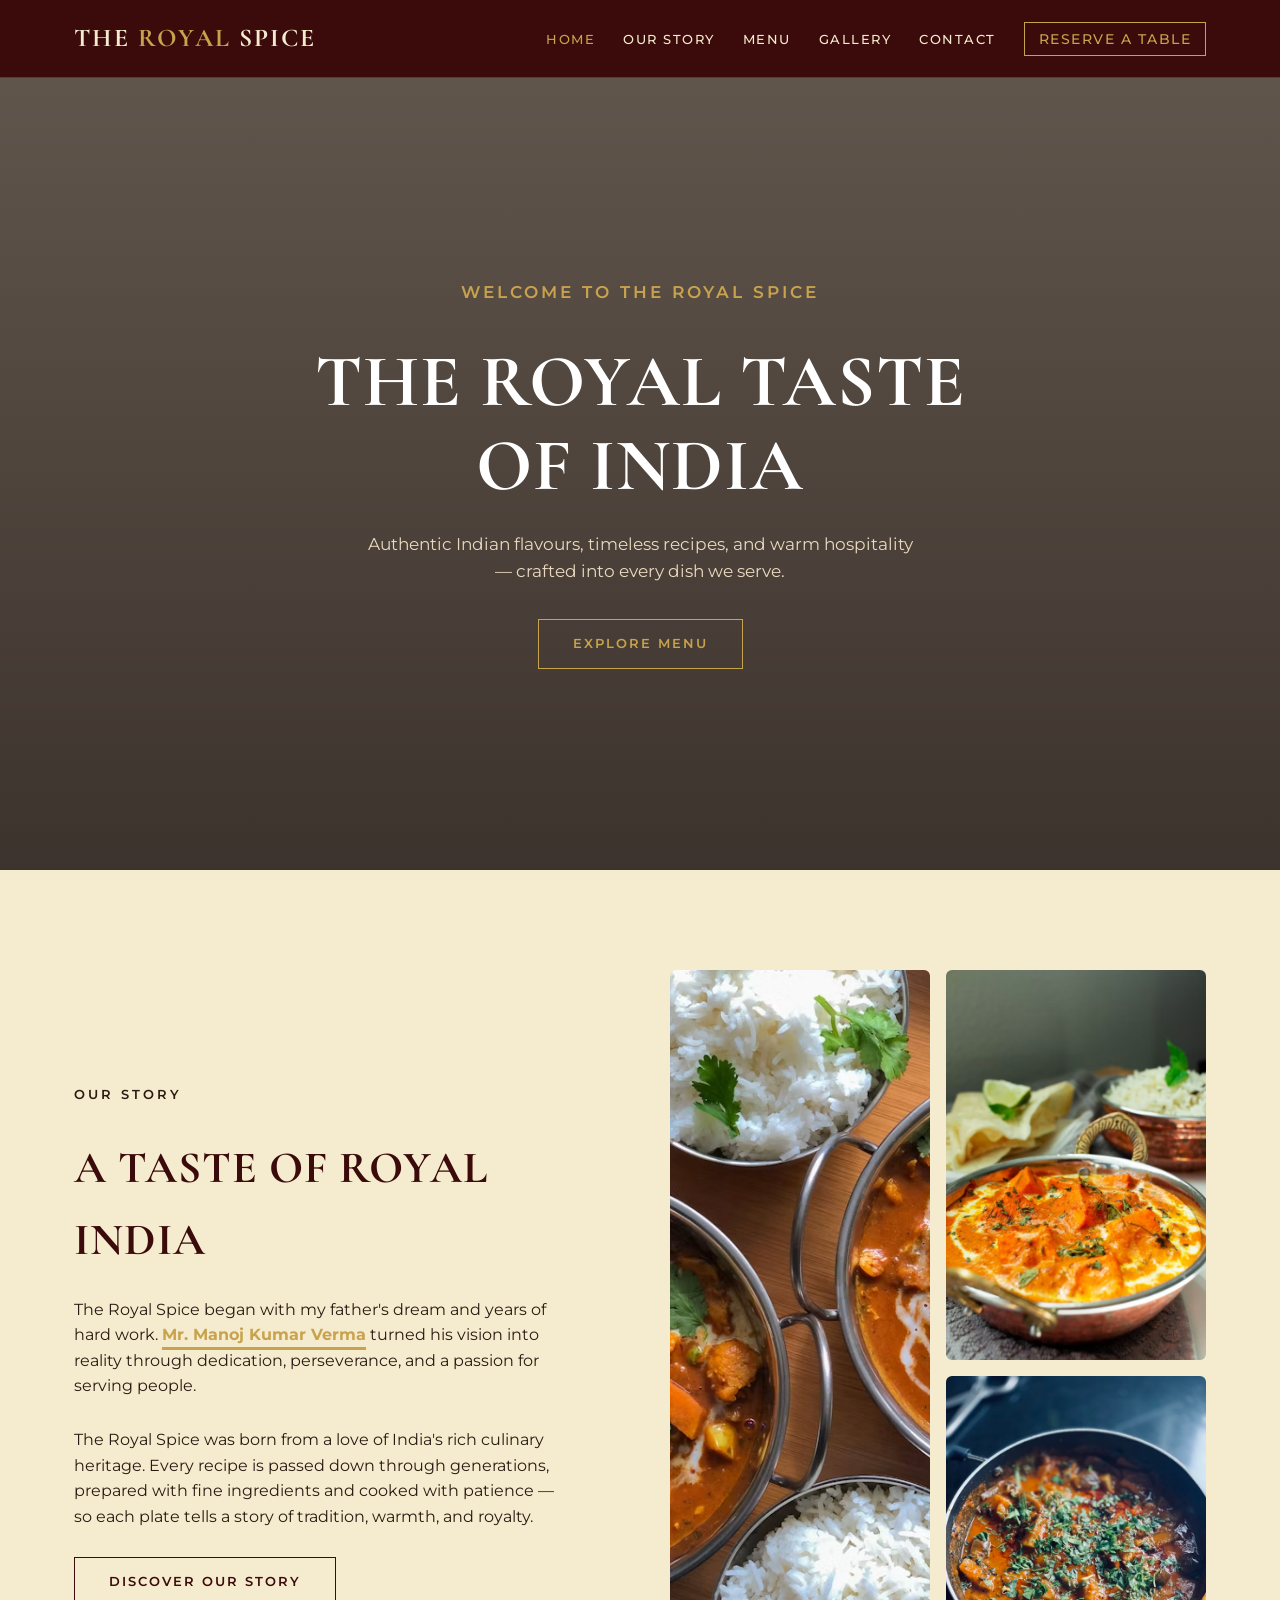
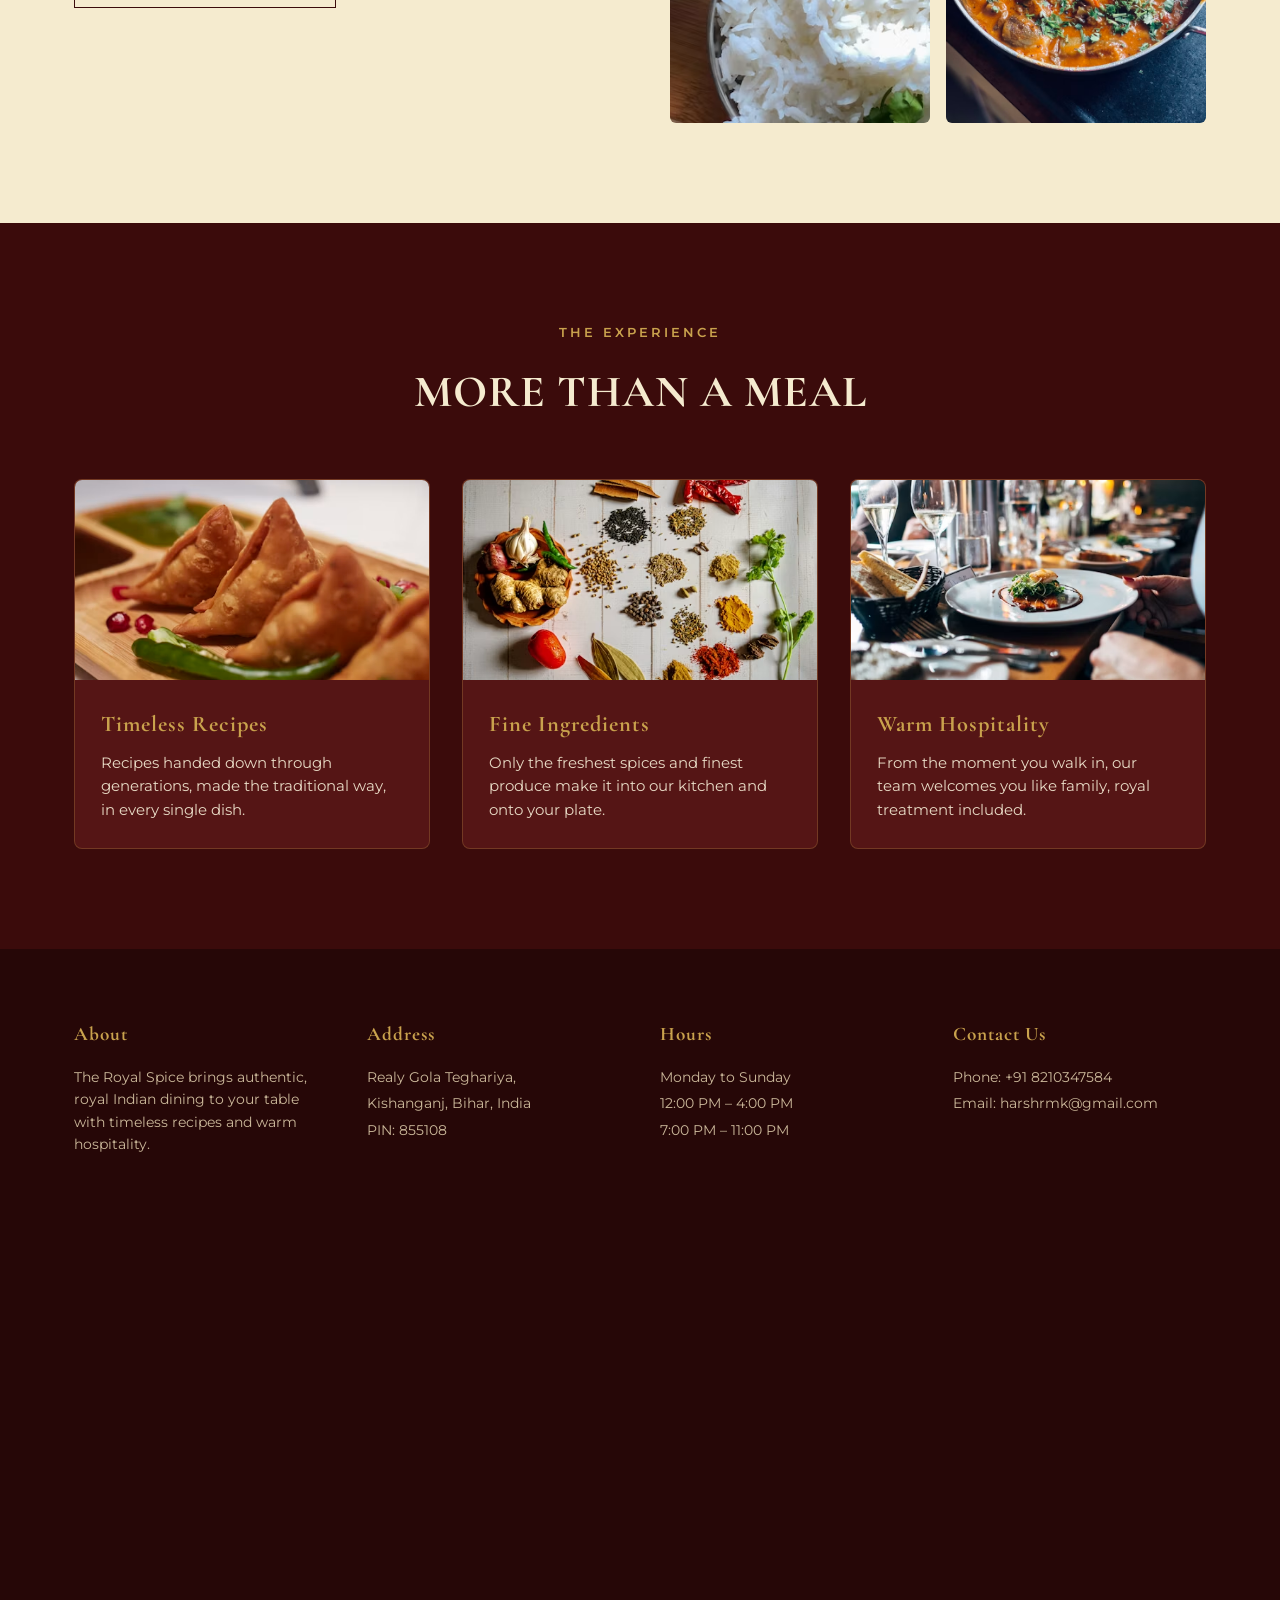
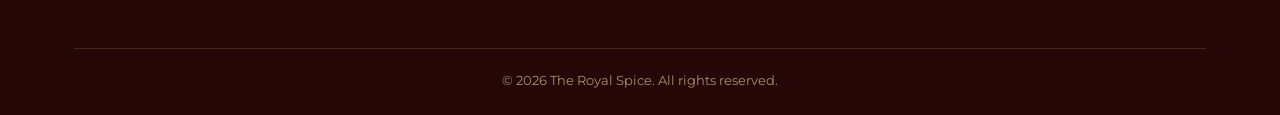
<file: index.html>
<!DOCTYPE html>
<html lang="en">
<head>
  <meta charset="UTF-8">
  <meta name="viewport" content="width=device-width, initial-scale=1.0">
  <title>The Royal Spice | Home</title>
  <link rel="stylesheet" href="style.css">
</head>
<body>

  <!-- =====================
       NAVIGATION BAR
       ===================== -->
  <header class="navbar">
    <div class="nav-container">
      <a href="index.html" class="logo">THE <span>ROYAL</span> SPICE</a>

      <ul class="nav-links">
        <li><a href="index.html" class="active">Home</a></li>
        <li><a href="story.html">Our Story</a></li>
        <li><a href="menu.html">Menu</a></li>
        <li><a href="gallery.html">Gallery</a></li>
        <li><a href="contact.html">Contact</a></li>
        <li><a href="booking.html">Reserve a Table</a></li>
      </ul>

      <button class="hamburger" aria-label="Toggle navigation menu">
        <span></span>
        <span></span>
        <span></span>
      </button>
    </div>
  </header>

  <!-- =====================
       HERO SECTION
       ===================== -->
  <section class="hero">
    <div class="hero-content">
      <p class="section-label">Welcome to The Royal Spice</p>
      <h1>THE ROYAL TASTE OF INDIA</h1>
      <p>
        Authentic Indian flavours, timeless recipes, and warm hospitality —
        crafted into every dish we serve.
      </p>
      <a href="menu.html" class="btn">Explore Menu</a>
    </div>
  </section>

  <!-- =====================
       OUR STORY (preview)
       ===================== -->
  <section class="story-preview">
    <div class="container">

      <div class="story-text">
        <p class="section-label">Our Story</p>
        <h2>A TASTE OF ROYAL INDIA</h2>
        <p>
          The Royal Spice began with my father's dream and years of hard work.
          <span class="father-name">Mr. Manoj Kumar Verma</span> turned his vision into reality
          through dedication, perseverance, and a passion for serving people.
        </p>
        <p>
          The Royal Spice was born from a love of India's rich culinary
          heritage. Every recipe is passed down through generations,
          prepared with fine ingredients and cooked with patience — so
          each plate tells a story of tradition, warmth, and royalty.
        </p>
        <a href="story.html" class="btn btn-dark">Discover Our Story</a>
      </div>

      <div class="story-images">
        <img src="images/curry.avif" alt="Indian curry dish">
        <img src="images/spices.avif" alt="Indian spices">
        <img src="images/plated-dish.avif" alt="Freshly plated dish">
      </div>

    </div>
  </section>

  <!-- =====================
       EXPERIENCE SECTION
       ===================== -->
  <section class="experience">
    <div class="container">
      <p class="section-label">The Experience</p>
      <h2>MORE THAN A MEAL</h2>

      <div class="experience-cards">

        <div class="exp-card">
          <img src="images/traditional-recipe.avif" alt="Traditional recipe being prepared">
          <div class="exp-card-content">
            <h3>Timeless Recipes</h3>
            <p>Recipes handed down through generations, made the traditional way, in every single dish.</p>
          </div>
        </div>

        <div class="exp-card">
          <img src="images/ingredients.avif" alt="Fresh ingredients">
          <div class="exp-card-content">
            <h3>Fine Ingredients</h3>
            <p>Only the freshest spices and finest produce make it into our kitchen and onto your plate.</p>
          </div>
        </div>

        <div class="exp-card">
          <img src="images/Warm restaurant hospitality.avif" alt="Warm restaurant hospitality">
          <div class="exp-card-content">
            <h3>Warm Hospitality</h3>
            <p>From the moment you walk in, our team welcomes you like family, royal treatment included.</p>
          </div>
        </div>

      </div>
    </div>
  </section>

  <!-- =====================
       FOOTER
       ===================== -->
  <footer class="site-footer" id="footer">
    <div class="container">
      <div class="footer-grid">

        <div>
          <h4>About</h4>
          <p>The Royal Spice brings authentic, royal Indian dining to your table with timeless recipes and warm hospitality.</p>
        </div>

        <div>
          <h4>Address</h4>
          <p>Realy Gola Teghariya,</p>
          <p>Kishanganj, Bihar, India</p>
          <p>PIN: 855108</p>
        </div>

        <div>
          <h4>Hours</h4>
          <p>Monday to Sunday</p>
          <p>12:00 PM – 4:00 PM</p>
          <p>7:00 PM – 11:00 PM</p>
        </div>

        <div>
          <h4>Contact Us</h4>
          <p>Phone: +91 8210347584</p>
          <p>Email: harshrmk@gmail.com</p>
        </div>

      </div>
    <div class="map-container">
    <iframe 
        src="https://www.google.com/maps/embed?pb=!1m18!1m12!1m3!1d3582.9129161193896!2d87.95380979776382!3d26.101761236514033!2m3!1f0!2f0!3f0!3m2!1i1024!2i768!4f13.1!3m3!1m2!1s0x39e517bbb5072401%3A0x2cd34ae85e9ae0b4!2sEat%20%26%20Park!5e0!3m2!1sen!2sin!4v1788346016047!5m2!1sen!2sin"
        width="500"
        height="400"
        style="border:0;"
        allowfullscreen=""
        loading="lazy"
        referrerpolicy="strict-origin-when-cross-origin">
    </iframe>
</div>

      <div class="footer-bottom">
        <p>&copy; 2026 The Royal Spice. All rights reserved.</p>
      </div>
    </div>
  </footer>

  <script src="script.js"></script>
</body>
</html>
</file>
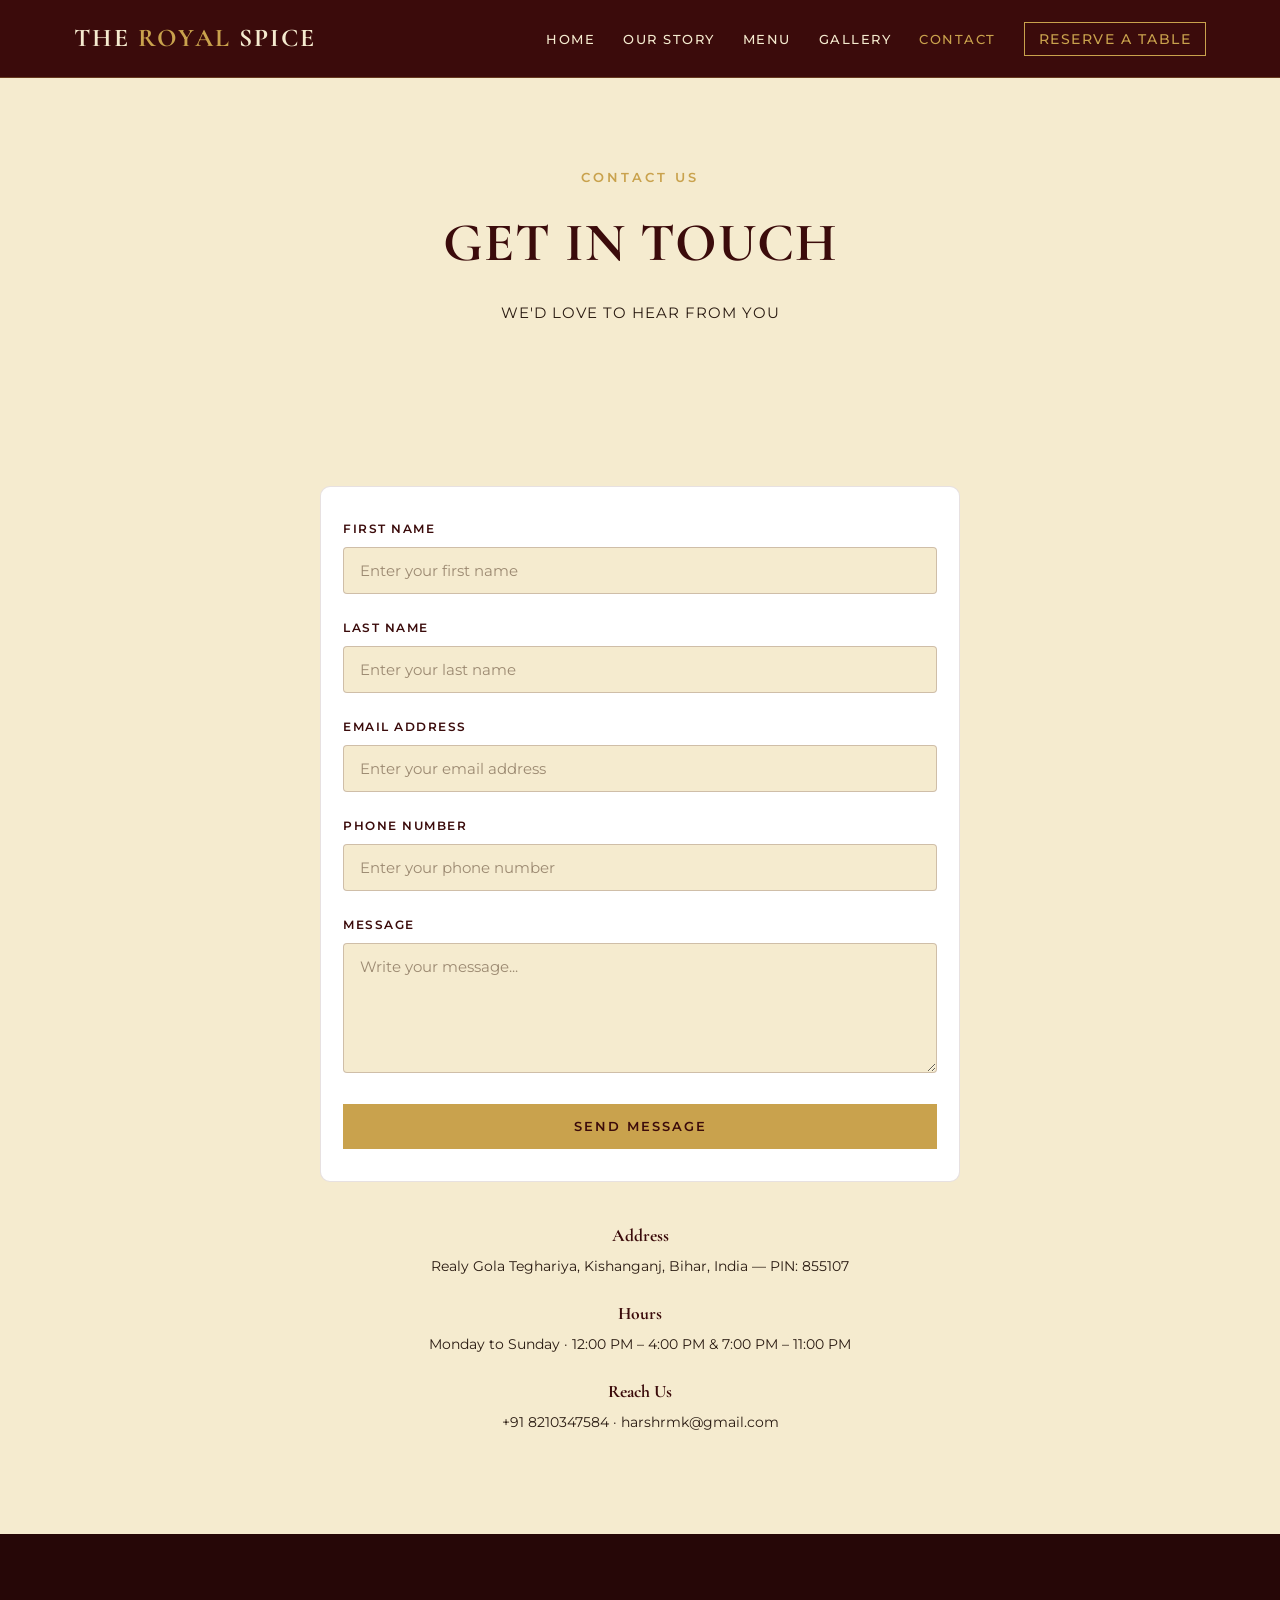
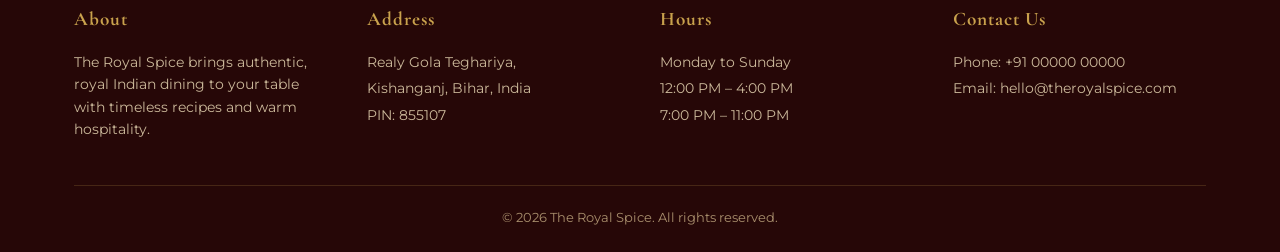
<file: contact.html>
<!DOCTYPE html>
<html lang="en">
<head>
  <meta charset="UTF-8">
  <meta name="viewport" content="width=device-width, initial-scale=1.0">
  <title>The Royal Spice | Contact</title>
  <link rel="stylesheet" href="style.css">
</head>
<body>

  <!-- =====================
       NAVIGATION BAR
       ===================== -->
  <header class="navbar">
    <div class="nav-container">
      <a href="index.html" class="logo">THE <span>ROYAL</span> SPICE</a>

      <ul class="nav-links">
        <li><a href="index.html">Home</a></li>
        <li><a href="story.html">Our Story</a></li>
        <li><a href="menu.html">Menu</a></li>
        <li><a href="gallery.html">Gallery</a></li>
        <li><a href="contact.html" class="active">Contact</a></li>
        <li><a href="booking.html">Reserve a Table</a></li>
      </ul>

      <button class="hamburger" aria-label="Toggle navigation menu">
        <span></span>
        <span></span>
        <span></span>
      </button>
    </div>
  </header>

  <!-- =====================
       PAGE HEADER
       ===================== -->
  <section class="page-header">
    <p class="section-label">Contact Us</p>
    <h1>GET IN TOUCH</h1>
    <p class="subheading">We'd Love To Hear From You</p>
  </section>

  <!-- =====================
       CONTACT FORM SECTION
       (reuses .contact-section / .contact-form / .form-group
        styles already defined in style.css)
       ===================== -->
  <section class="contact-section">
    <div class="container">

      <form class="contact-form" action="https://formspree.io/f/xnpqvdwr" method="POST">

        <!-- First Name + Last Name sit side by side on desktop -->
        <div class="form-row">
          <div class="form-group">
            <label for="firstName">First Name</label>
            <input
              type="text"
              id="firstName"
              name="firstName"
              placeholder="Enter your first name"
              required>
          </div>

          <div class="form-group">
            <label for="lastName">Last Name</label>
            <input
              type="text"
              id="lastName"
              name="lastName"
              placeholder="Enter your last name"
              required>
          </div>
        </div>

        <!-- Email Address -->
        <div class="form-group">
          <label for="email">Email Address</label>
          <input
            type="email"
            id="email"
            name="email"
            placeholder="Enter your email address"
            required>
        </div>

        <!-- Phone Number -->
        <div class="form-group">
          <label for="phone">Phone Number</label>
          <input
            type="tel"
            id="phone"
            name="phone"
            placeholder="Enter your phone number"
            pattern="[0-9+\-\s()]{7,15}"
            title="Enter a valid phone number (7–15 digits, may include +, -, spaces)">
        </div>

        <!-- Message -->
        <div class="form-group">
          <label for="message">Message</label>
          <textarea
            id="message"
            name="message"
            rows="5"
            placeholder="Write your message..."
            required></textarea>
        </div>

        <!-- Submit (not wired up to anything yet) -->
        <button type="submit" class="btn btn-submit">Send Message</button>

      </form>
    <p id="success-message" class="success-message">
       Thank you! Your message has been sent successfully.
    </p>

      <!-- Restaurant contact details, reusing the same info as the footer -->
      <div class="contact-info">
        <div>
          <h4>Address</h4>
          <p>Realy Gola Teghariya, Kishanganj, Bihar, India — PIN: 855107</p>
        </div>
        <div>
          <h4>Hours</h4>
          <p>Monday to Sunday · 12:00 PM – 4:00 PM &amp; 7:00 PM – 11:00 PM</p>
        </div>
        <div>
          <h4>Reach Us</h4>
          <p>+91 8210347584 · harshrmk@gmail.com</p>
        </div>
      </div>

    </div>
  </section>

  <!-- =====================
       FOOTER
       ===================== -->
  <footer class="site-footer" id="footer">
    <div class="container">
      <div class="footer-grid">

        <div>
          <h4>About</h4>
          <p>The Royal Spice brings authentic, royal Indian dining to your table with timeless recipes and warm hospitality.</p>
        </div>

        <div>
          <h4>Address</h4>
          <p>Realy Gola Teghariya,</p>
          <p>Kishanganj, Bihar, India</p>
          <p>PIN: 855107</p>
        </div>

        <div>
          <h4>Hours</h4>
          <p>Monday to Sunday</p>
          <p>12:00 PM – 4:00 PM</p>
          <p>7:00 PM – 11:00 PM</p>
        </div>

        <div>
          <h4>Contact Us</h4>
          <p>Phone: +91 00000 00000</p>
          <p>Email: hello@theroyalspice.com</p>
        </div>

      </div>

      <div class="footer-bottom">
        <p>&copy; 2026 The Royal Spice. All rights reserved.</p>
      </div>
    </div>
  </footer>

  <script src="script.js"></script>
</body>
</html>
</file>
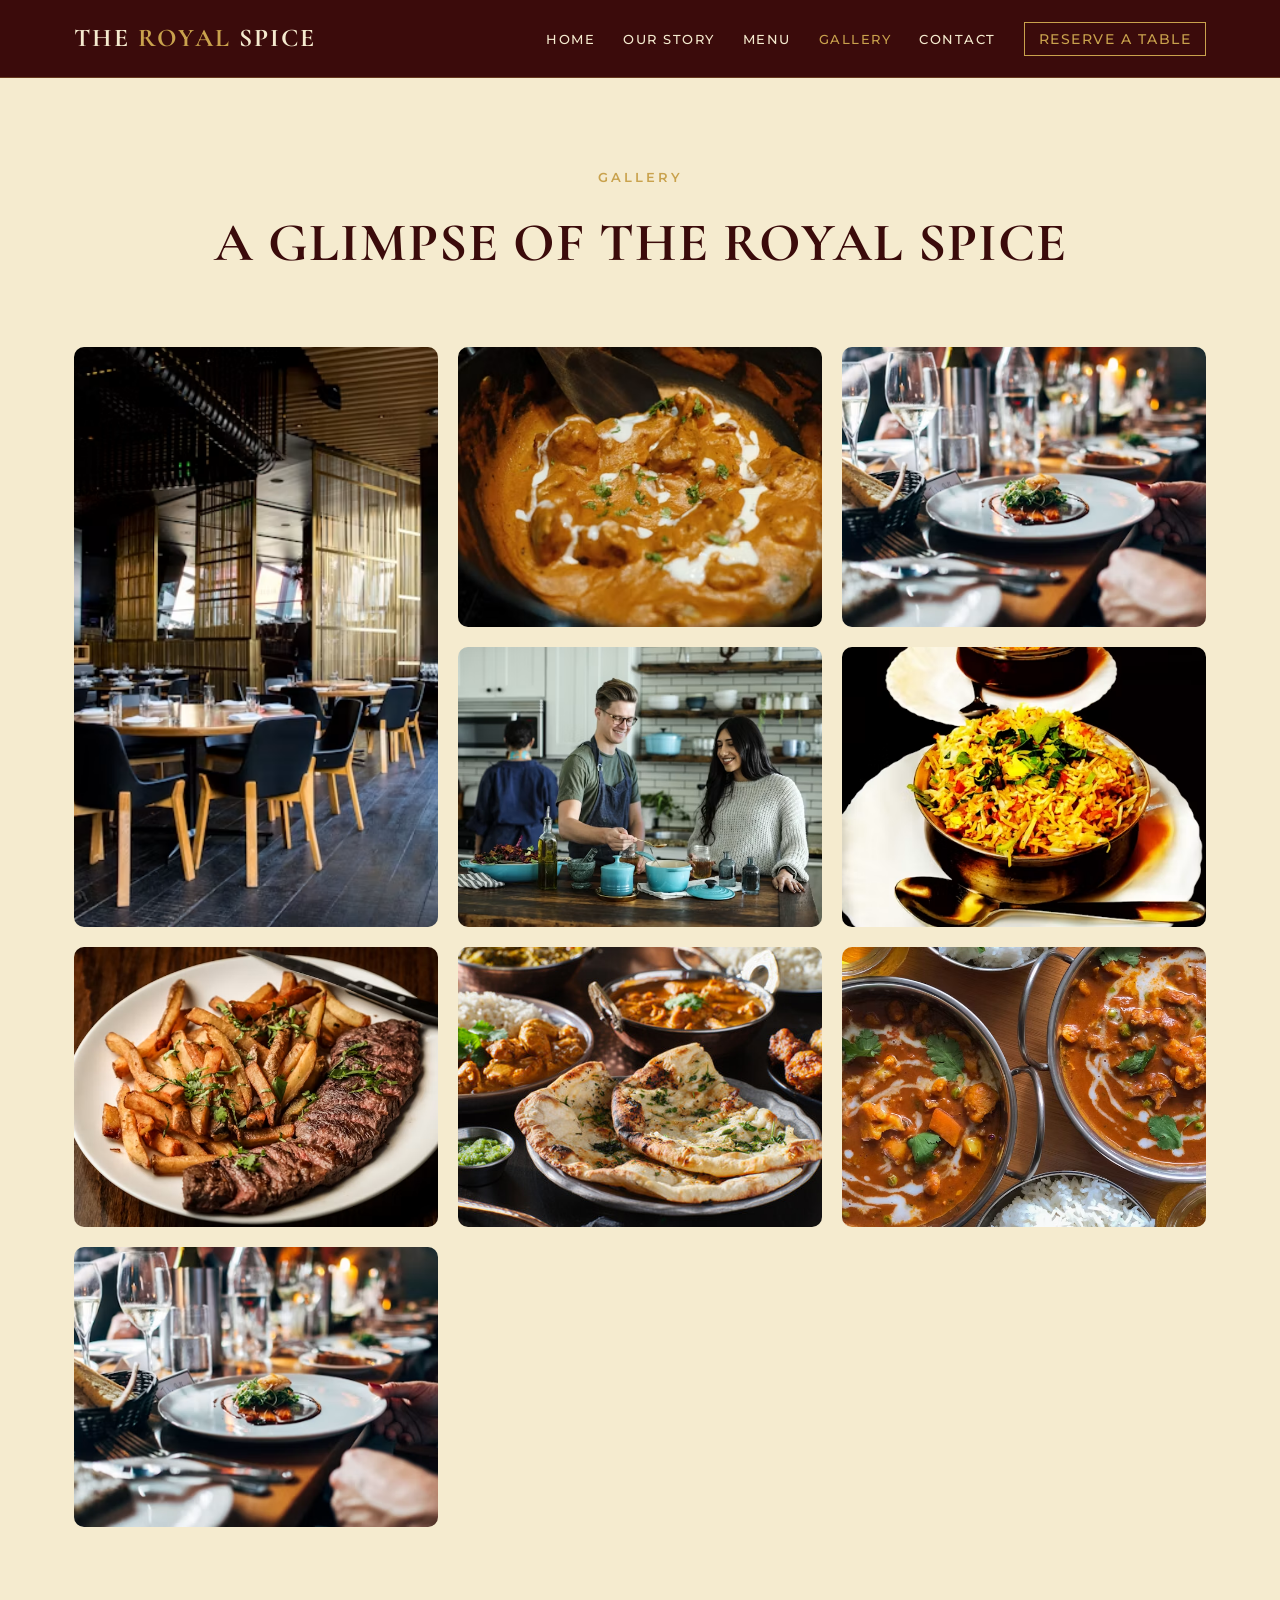
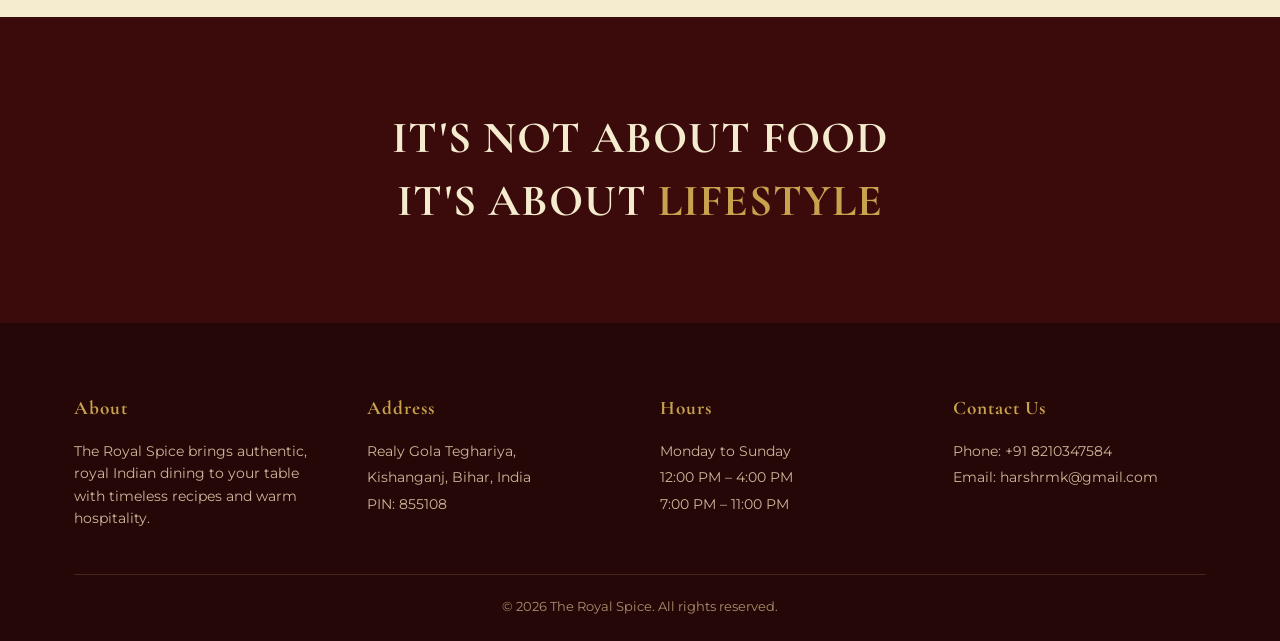
<file: gallery.html>
<!DOCTYPE html>
<html lang="en">
<head>
  <meta charset="UTF-8">
  <meta name="viewport" content="width=device-width, initial-scale=1.0">
  <title>The Royal Spice | Gallery</title>
  <link rel="stylesheet" href="style.css">
</head>
<body>

  <header class="navbar">
    <div class="nav-container">
      <a href="index.html" class="logo">THE <span>ROYAL</span> SPICE</a>

      <ul class="nav-links">
        <li><a href="index.html">Home</a></li>
        <li><a href="story.html">Our Story</a></li>
        <li><a href="menu.html">Menu</a></li>
        <li><a href="gallery.html" class="active">Gallery</a></li>
        <li><a href="index.html#footer">Contact</a></li>
        <li><a href="booking.html">Reserve a Table</a></li>
      </ul>

      <button class="hamburger" aria-label="Toggle navigation menu">
        <span></span>
        <span></span>
        <span></span>
      </button>
    </div>
  </header>

  <section class="page-header">
    <p class="section-label">Gallery</p>
    <h1>A GLIMPSE OF THE ROYAL SPICE</h1>
  </section>

  <div class="gallery-grid">
    <img class="tall" src="images/Restaurant interior.avif" alt="Restaurant interior">
    <img src="images/Royal Butter Chicken.avif" alt="Royal Butter Chicken dish">
    <img src="images/Warm restaurant hospitality.avif" alt="Restaurant hospitality">
    <img src="images/Chef preparing food in the kitchen.avif" alt="Chef preparing food in the kitchen">
    <img src="images/Rajmahal Biryani.avif" alt="Rajmahal Biryani dish">
    <img src="images/Restaurant dining area.avif" alt="Restaurant dining area">
    <img src="images/Tandoori Roti.jpg" alt="Tandoori Roti">
    <img src="images/Indian curry dish.avif" alt="Indian curry dish">
    <img src="images/Warm restaurant hospitality.avif" alt="Team welcoming guests">
  </div>

  <section class="lifestyle-banner">
    <h2>IT'S NOT ABOUT FOOD<br>IT'S ABOUT <span>LIFESTYLE</span></h2>
  </section>

  <footer class="site-footer" id="footer">
    <div class="container">
      <div class="footer-grid">

        <div>
          <h4>About</h4>
          <p>The Royal Spice brings authentic, royal Indian dining to your table with timeless recipes and warm hospitality.</p>
        </div>

        <div>
          <h4>Address</h4>
          <p>Realy Gola Teghariya,</p>
          <p>Kishanganj, Bihar, India</p>
          <p>PIN: 855108</p>
        </div>

        <div>
          <h4>Hours</h4>
          <p>Monday to Sunday</p>
          <p>12:00 PM – 4:00 PM</p>
          <p>7:00 PM – 11:00 PM</p>
        </div>

        <div>
          <h4>Contact Us</h4>
          <p>Phone: +91 8210347584</p>
          <p>Email: harshrmk@gmail.com</p>
        </div>

      </div>

      <div class="footer-bottom">
        <p>&copy; 2026 The Royal Spice. All rights reserved.</p>
      </div>
    </div>
  </footer>

  <script src="script.js"></script>
</body>
</html>
</file>
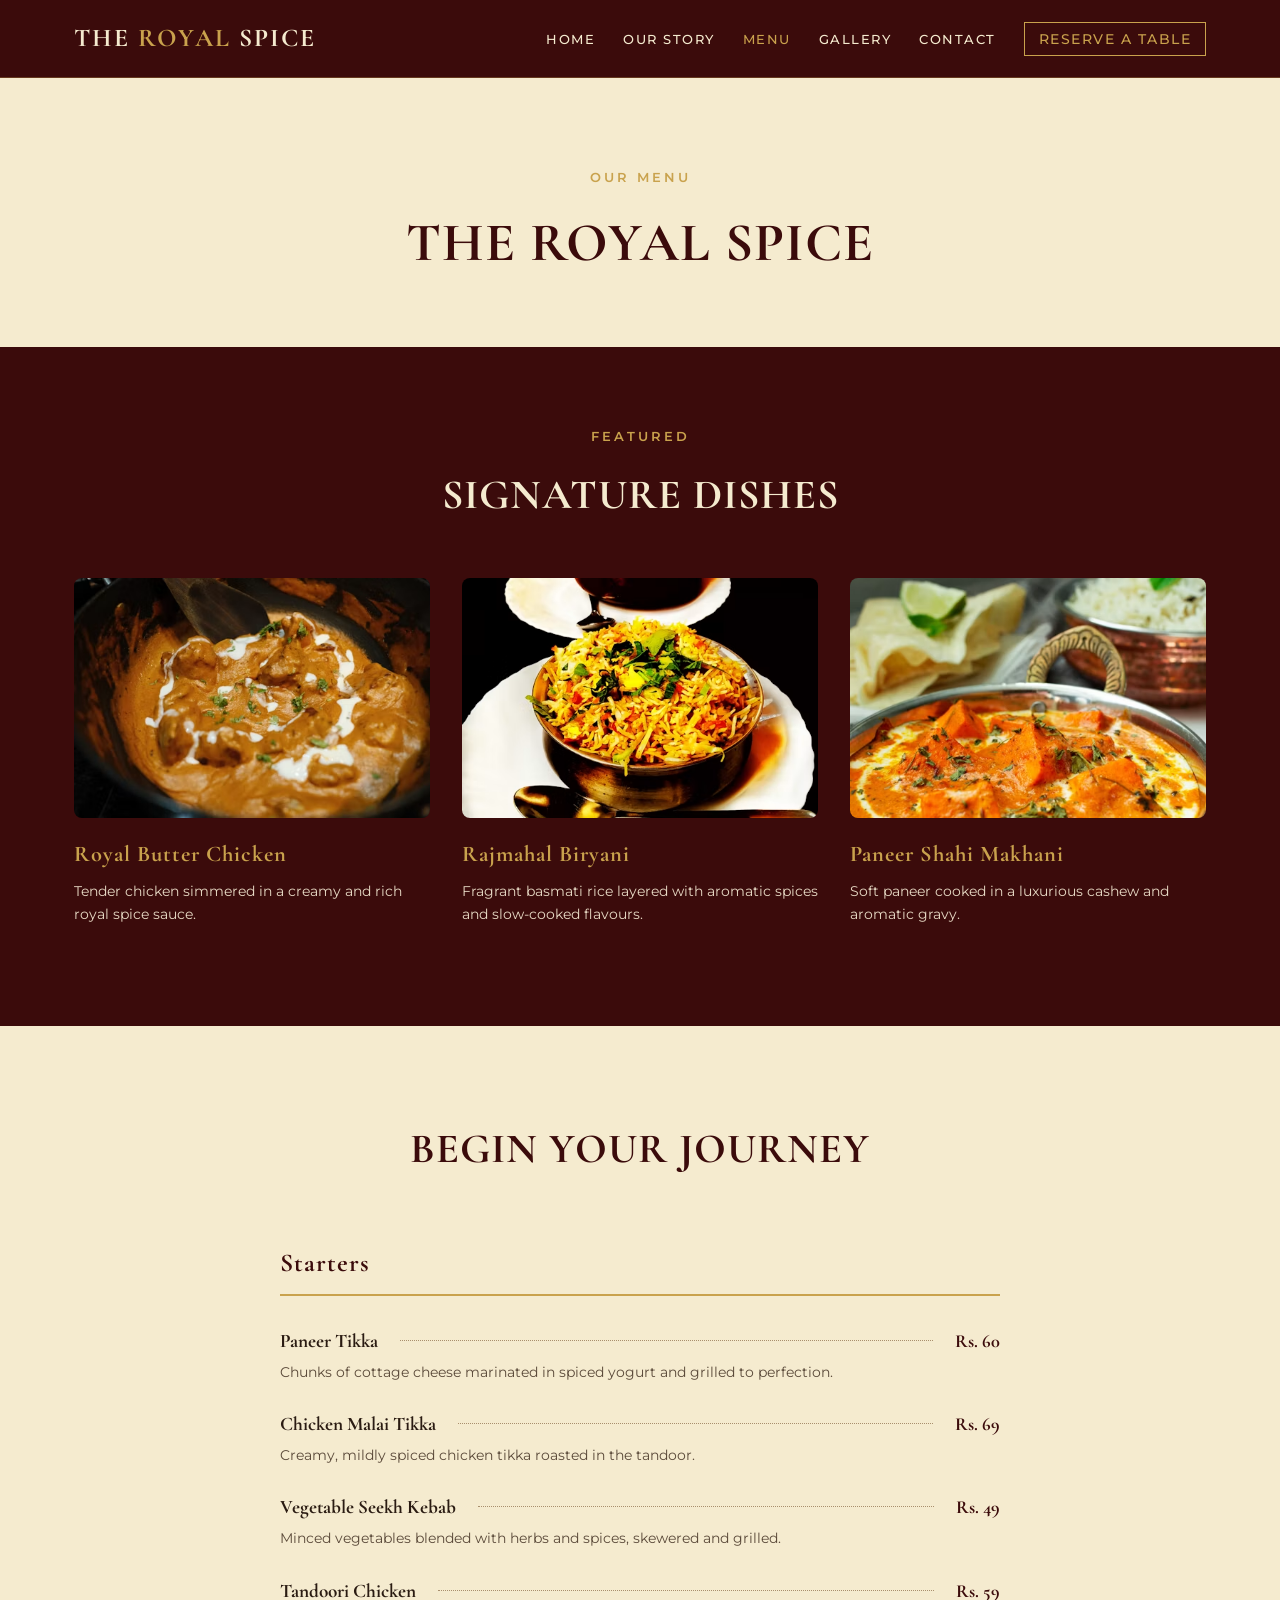
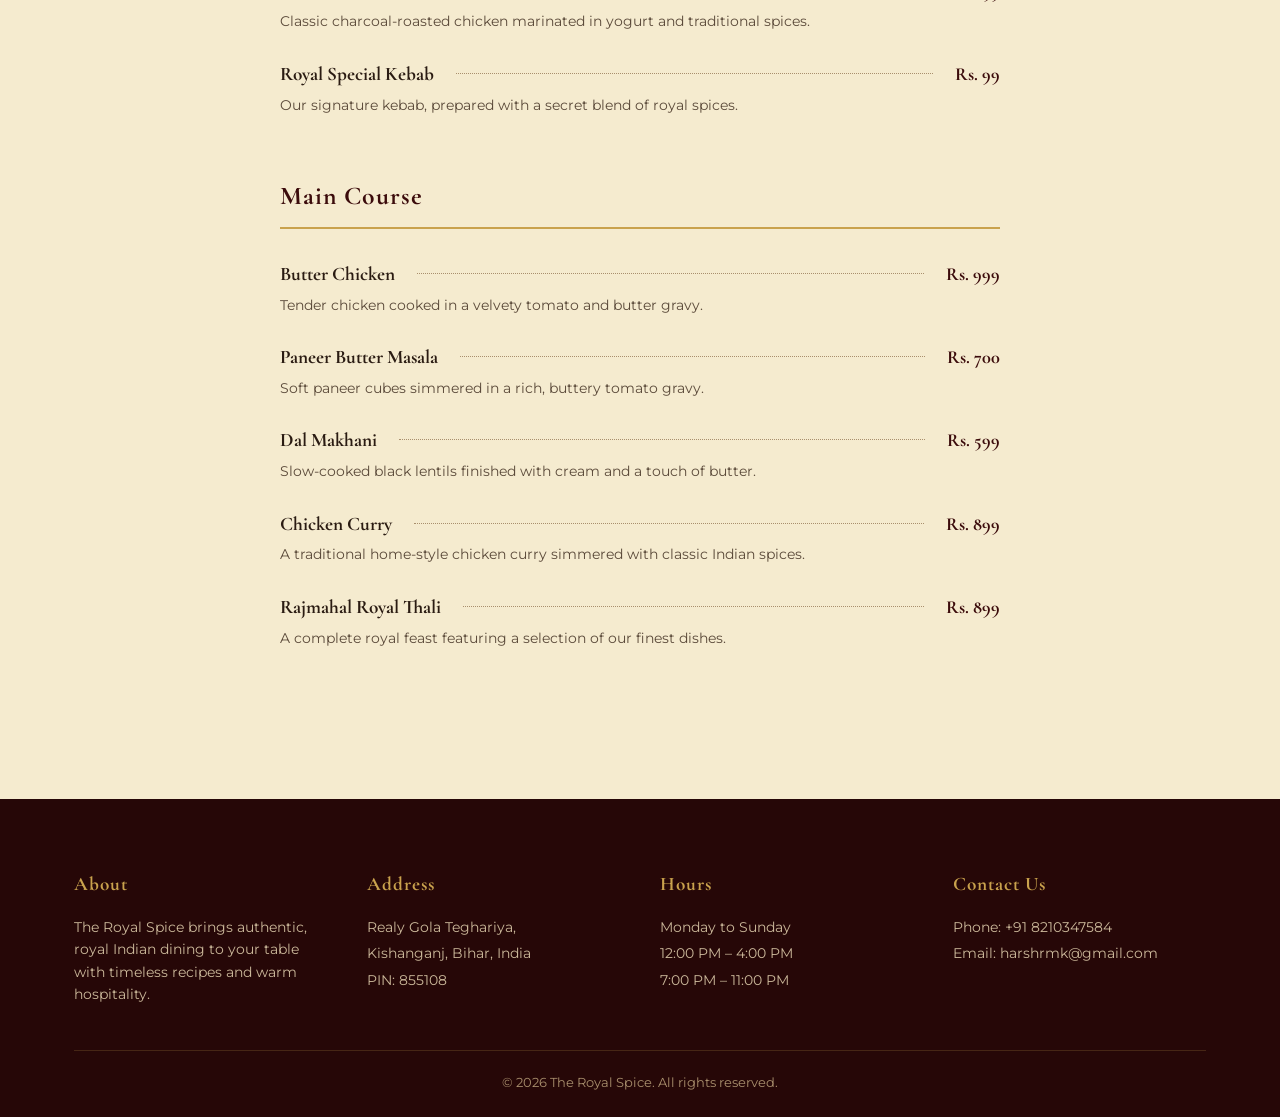
<file: menu.html>
<!DOCTYPE html>
<html lang="en">
<head>
  <meta charset="UTF-8">
  <meta name="viewport" content="width=device-width, initial-scale=1.0">
  <title>The Royal Spice | Menu</title>
  <link rel="stylesheet" href="style.css">
</head>
<body>

  <header class="navbar">
    <div class="nav-container">
      <a href="index.html" class="logo">THE <span>ROYAL</span> SPICE</a>

      <ul class="nav-links">
        <li><a href="index.html">Home</a></li>
        <li><a href="story.html">Our Story</a></li>
        <li><a href="menu.html" class="active">Menu</a></li>
        <li><a href="gallery.html">Gallery</a></li>
        <li><a href="index.html#footer">Contact</a></li>
        <li><a href="booking.html">Reserve a Table</a></li>
      </ul>

      <button class="hamburger" aria-label="Toggle navigation menu">
        <span></span>
        <span></span>
        <span></span>
      </button>
    </div>
  </header>

  <section class="page-header">
    <p class="section-label">Our Menu</p>
    <h1>THE ROYAL SPICE</h1>
  </section>

  <section class="signature-dishes">
    <div class="container">
      <p class="section-label">Featured</p>
      <h2>SIGNATURE DISHES</h2>

      <div class="dish-grid">

        <div class="dish-card">
          <img src="images/Royal Butter Chicken.avif" alt="Royal Butter Chicken">
          <h3>Royal Butter Chicken</h3>
          <p>Tender chicken simmered in a creamy and rich royal spice sauce.</p>
        </div>

        <div class="dish-card">
          <img src="images/Rajmahal Biryani.avif" alt="Rajmahal Biryani">
          <h3>Rajmahal Biryani</h3>
          <p>Fragrant basmati rice layered with aromatic spices and slow-cooked flavours.</p>
        </div>

        <div class="dish-card">
          <img src="images/Paneer Shahi Makhani.avif" alt="Paneer Shahi Makhani">
          <h3>Paneer Shahi Makhani</h3>
          <p>Soft paneer cooked in a luxurious cashew and aromatic gravy.</p>
        </div>

      </div>
    </div>
  </section>

  <section class="menu-list-section">
    <div class="container">
      <h2>BEGIN YOUR JOURNEY</h2>

      <!-- STARTERS -->
      <div class="menu-category">
        <h3>Starters</h3>

        <div class="menu-item">
          <div class="menu-item-top">
            <h4>Paneer Tikka</h4>
            <span class="dots"></span>
            <span class="price">Rs. 60</span>
          </div>
          <p>Chunks of cottage cheese marinated in spiced yogurt and grilled to perfection.</p>
        </div>

        <div class="menu-item">
          <div class="menu-item-top">
            <h4>Chicken Malai Tikka</h4>
            <span class="dots"></span>
            <span class="price">Rs. 69</span>
          </div>
          <p>Creamy, mildly spiced chicken tikka roasted in the tandoor.</p>
        </div>

        <div class="menu-item">
          <div class="menu-item-top">
            <h4>Vegetable Seekh Kebab</h4>
            <span class="dots"></span>
            <span class="price">Rs. 49</span>
          </div>
          <p>Minced vegetables blended with herbs and spices, skewered and grilled.</p>
        </div>

        <div class="menu-item">
          <div class="menu-item-top">
            <h4>Tandoori Chicken</h4>
            <span class="dots"></span>
            <span class="price">Rs. 59</span>
          </div>
          <p>Classic charcoal-roasted chicken marinated in yogurt and traditional spices.</p>
        </div>

        <div class="menu-item">
          <div class="menu-item-top">
            <h4>Royal Special Kebab</h4>
            <span class="dots"></span>
            <span class="price">Rs. 99</span>
          </div>
          <p>Our signature kebab, prepared with a secret blend of royal spices.</p>
        </div>
      </div>

      <!-- MAIN COURSE -->
      <div class="menu-category">
        <h3>Main Course</h3>

        <div class="menu-item">
          <div class="menu-item-top">
            <h4>Butter Chicken</h4>
            <span class="dots"></span>
            <span class="price">Rs. 999</span>
          </div>
          <p>Tender chicken cooked in a velvety tomato and butter gravy.</p>
        </div>

        <div class="menu-item">
          <div class="menu-item-top">
            <h4>Paneer Butter Masala</h4>
            <span class="dots"></span>
            <span class="price">Rs. 700</span>
          </div>
          <p>Soft paneer cubes simmered in a rich, buttery tomato gravy.</p>
        </div>

        <div class="menu-item">
          <div class="menu-item-top">
            <h4>Dal Makhani</h4>
            <span class="dots"></span>
            <span class="price">Rs. 599</span>
          </div>
          <p>Slow-cooked black lentils finished with cream and a touch of butter.</p>
        </div>

        <div class="menu-item">
          <div class="menu-item-top">
            <h4>Chicken Curry</h4>
            <span class="dots"></span>
            <span class="price">Rs. 899</span>
          </div>
          <p>A traditional home-style chicken curry simmered with classic Indian spices.</p>
        </div>

        <div class="menu-item">
          <div class="menu-item-top">
            <h4>Rajmahal Royal Thali</h4>
            <span class="dots"></span>
            <span class="price">Rs. 899</span>
          </div>
          <p>A complete royal feast featuring a selection of our finest dishes.</p>
        </div>
      </div>

    </div>
  </section>

  <footer class="site-footer" id="footer">
    <div class="container">
      <div class="footer-grid">

        <div>
          <h4>About</h4>
          <p>The Royal Spice brings authentic, royal Indian dining to your table with timeless recipes and warm hospitality.</p>
        </div>

        <div>
          <h4>Address</h4>
          <p>Realy Gola Teghariya,</p>
          <p>Kishanganj, Bihar, India</p>
          <p>PIN: 855108</p>
        </div>

        <div>
          <h4>Hours</h4>
          <p>Monday to Sunday</p>
          <p>12:00 PM – 4:00 PM</p>
          <p>7:00 PM – 11:00 PM</p>
        </div>

        <div>
          <h4>Contact Us</h4>
          <p>Phone: +91 8210347584</p>
          <p>Email: harshrmk@gmail.com</p>
        </div>

      </div>

      <div class="footer-bottom">
        <p>&copy; 2026 The Royal Spice. All rights reserved.</p>
      </div>
    </div>
  </footer>

  <script src="script.js"></script>
</body>
</html>
</file>
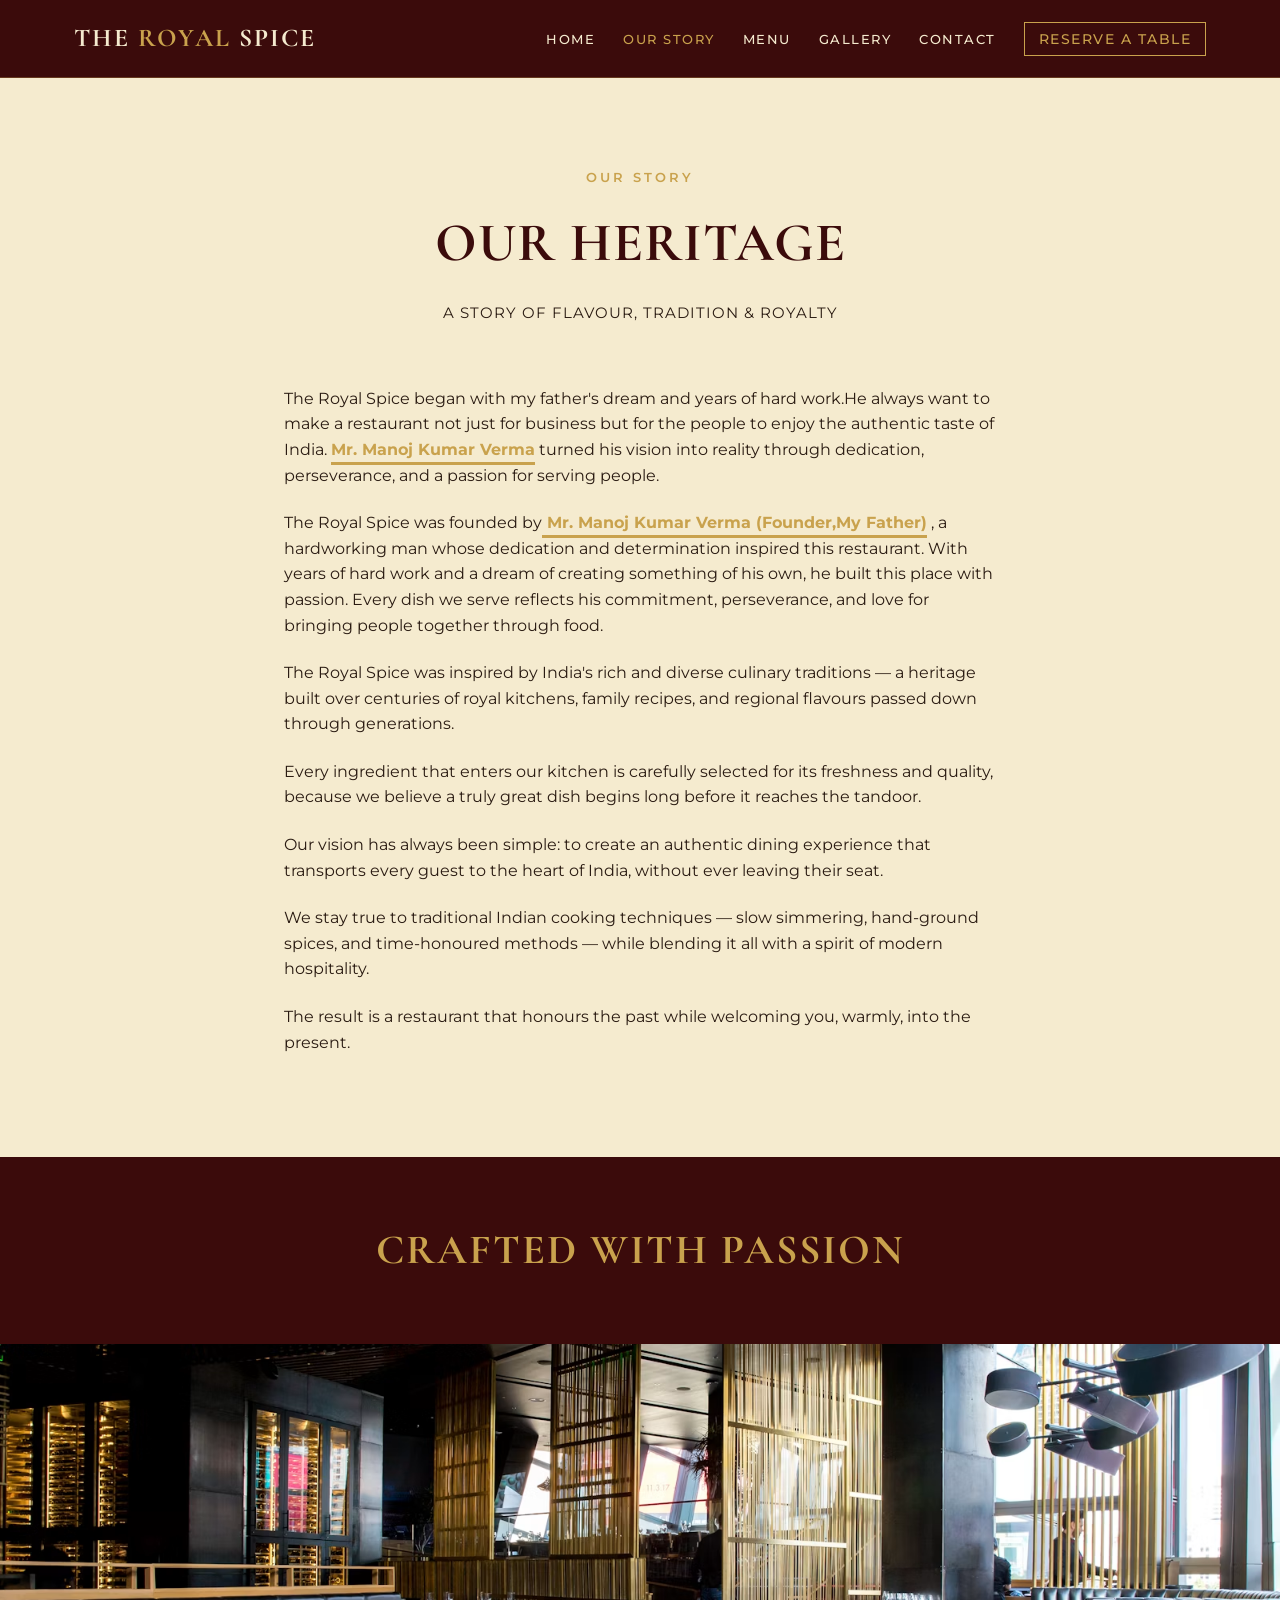
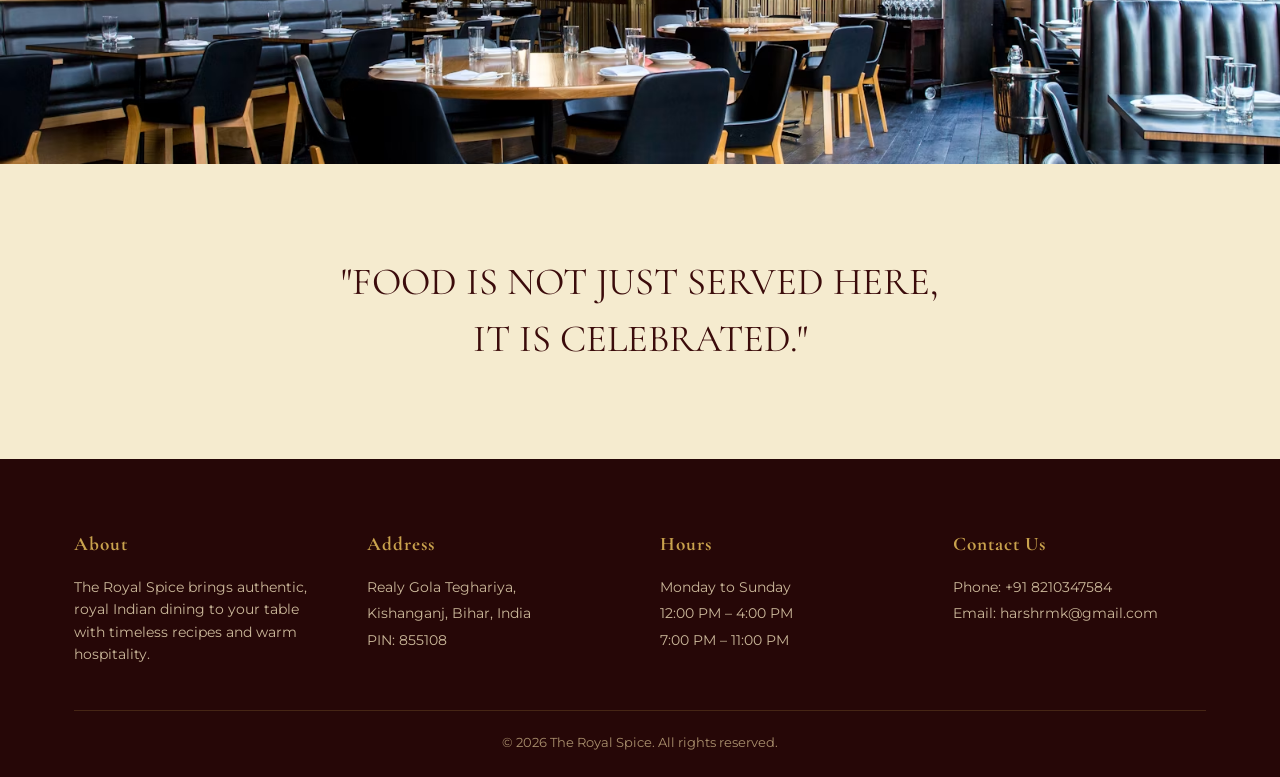
<file: story.html>
<!DOCTYPE html>
<html lang="en">
<head>
  <meta charset="UTF-8">
  <meta name="viewport" content="width=device-width, initial-scale=1.0">
  <title>The Royal Spice | Our Story</title>
  <link rel="stylesheet" href="style.css">
</head>
<body>

  <header class="navbar">
    <div class="nav-container">
      <a href="index.html" class="logo">THE <span>ROYAL</span> SPICE</a>

      <ul class="nav-links">
        <li><a href="index.html">Home</a></li>
        <li><a href="story.html" class="active">Our Story</a></li>
        <li><a href="menu.html">Menu</a></li>
        <li><a href="gallery.html">Gallery</a></li>
        <li><a href="index.html#footer">Contact</a></li>
        <li><a href="booking.html">Reserve a Table</a></li>
      </ul>

      <button class="hamburger" aria-label="Toggle navigation menu">
        <span></span>
        <span></span>
        <span></span>
      </button>
    </div>
  </header>

  <section class="page-header">
    <p class="section-label">Our Story</p>
    <h1>OUR HERITAGE</h1>
    <p class="subheading">A Story of Flavour, Tradition &amp; Royalty</p>
  </section>

  <section class="heritage-text">
     <p>
          The Royal Spice began with my father's dream and years of hard work.He always want to make a restaurant
          not just for business but for the people to enjoy the authentic taste of India.
          <span class="father-name">Mr. Manoj Kumar Verma</span> turned his vision into reality
          through dedication, perseverance, and a passion for serving people.
    </p>
    <p> 
        The Royal Spice was founded by<span class="father-name"> Mr. Manoj Kumar Verma (Founder,My Father)</span>
        , a hardworking man whose 
        dedication and determination inspired this restaurant. 
        With years of hard work and a dream of creating something of his own,
        he built this place with passion. Every dish we serve reflects his commitment,
        perseverance, and love for bringing people together through food.
    </p>
    <p>
      The Royal Spice was inspired by India's rich and diverse culinary
      traditions — a heritage built over centuries of royal kitchens,
      family recipes, and regional flavours passed down through generations.
    </p>
    <p>
      Every ingredient that enters our kitchen is carefully selected for
      its freshness and quality, because we believe a truly great dish
      begins long before it reaches the tandoor.
    </p>
    <p>
      Our vision has always been simple: to create an authentic dining
      experience that transports every guest to the heart of India,
      without ever leaving their seat.
    </p>
    <p>
      We stay true to traditional Indian cooking techniques — slow
      simmering, hand-ground spices, and time-honoured methods — while
      blending it all with a spirit of modern hospitality.
    </p>
    <p>
      The result is a restaurant that honours the past while welcoming
      you, warmly, into the present.
    </p>
  </section>

  <section class="crafted-banner">
    <h2>CRAFTED WITH PASSION</h2>
  </section>

  <img
    class="heritage-image"
    src="images/The Royal Spice restaurant interior.avif"
    alt="The Royal Spice restaurant interior">

  <section class="quote-section">
    <p>"FOOD IS NOT JUST SERVED HERE,<br>IT IS CELEBRATED."</p>
  </section>

  <footer class="site-footer" id="footer">
    <div class="container">
      <div class="footer-grid">

        <div>
          <h4>About</h4>
          <p>The Royal Spice brings authentic, royal Indian dining to your table with timeless recipes and warm hospitality.</p>
        </div>

        <div>
          <h4>Address</h4>
          <p>Realy Gola Teghariya,</p>
          <p>Kishanganj, Bihar, India</p>
          <p>PIN: 855108</p>
        </div>

        <div>
          <h4>Hours</h4>
          <p>Monday to Sunday</p>
          <p>12:00 PM – 4:00 PM</p>
          <p>7:00 PM – 11:00 PM</p>
        </div>

        <div>
          <h4>Contact Us</h4>
          <p>Phone: +91 8210347584</p>
          <p>Email: harshrmk@gmail.com</p>
        </div>

      </div>

      <div class="footer-bottom">
        <p>&copy; 2026 The Royal Spice. All rights reserved.</p>
      </div>
    </div>
  </footer>

  <script src="script.js"></script>
</body>
</html>
</file>
<file: style.css>
/* =========================================================
   THE ROYAL SPICE — style.css
   A single shared stylesheet used by every page.
   Sections are labeled clearly so a beginner can find things.
   ========================================================= */

@import url('https://fonts.googleapis.com/css2?family=Cormorant+Garamond:wght@500;600;700&family=Montserrat:wght@400;500;600&display=swap');

* {
  box-sizing: border-box;
}

html,
body {
  margin: 0;
  padding: 0;
  width: 100%;
  overflow-x: hidden;
}
img,
iframe {
  max-width: 100%;
}
:root {
  --cream: #F5EBCF;
  --maroon: #3B0B0B;
  --maroon-light: #551515;
  --gold: #C9A24D;
  --text-dark: #2A1B12;
  --white: #FFFFFF;

  --font-heading: 'Cormorant Garamond', serif;
  --font-body: 'Montserrat', sans-serif;

  --max-width: 1180px;
}

* {
  margin: 0;
  padding: 0;
  box-sizing: border-box;
}

html {
  scroll-behavior: smooth;
}

body {
  font-family: var(--font-body);
  color: var(--text-dark);
  background-color: var(--cream);
  line-height: 1.6;
  overflow-x: hidden;
}

img {
  max-width: 100%;
  display: block;
}

a {
  text-decoration: none;
  color: inherit;
}

ul {
  list-style: none;
}

.container {
  max-width: var(--max-width);
  margin: 0 auto;
  padding: 0 24px;
}

h1, h2, h3 {
  font-family: var(--font-heading);
  font-weight: 700;
  letter-spacing: 1px;
}

.section-label {
  font-family: var(--font-body);
  color: var(--gold);
  letter-spacing: 3px;
  font-size: 0.8rem;
  font-weight: 600;
  text-transform: uppercase;
}

.btn {
  display: inline-block;
  padding: 14px 34px;
  border: 1px solid var(--gold);
  color: var(--gold);
  font-family: var(--font-body);
  font-size: 0.8rem;
  font-weight: 600;
  letter-spacing: 2px;
  text-transform: uppercase;
  background: transparent;
  cursor: pointer;
  transition: background-color 0.3s ease, color 0.3s ease;
}

.btn:hover {
  background-color: var(--gold);
  color: var(--maroon);
}

.btn-dark {
  border-color: var(--maroon);
  color: var(--maroon);
}

.btn-dark:hover {
  background-color: var(--maroon);
  color: var(--cream);
}

.navbar {
  position: sticky;
  top: 0;
  left: 0;
  width: 100%;
  z-index: 1000;
  background-color: var(--maroon);
  border-bottom: 1px solid rgba(201, 162, 77, 0.3);
}

.nav-container {
  max-width: var(--max-width);
  margin: 0 auto;
  padding: 18px 24px;
  display: flex;
  align-items: center;
  justify-content: space-between;
}

.logo {
  font-family: var(--font-heading);
  font-size: 1.6rem;
  font-weight: 700;
  color: var(--cream);
  letter-spacing: 2px;
}

.logo span {
  color: var(--gold);
}

.nav-links {
  display: flex;
  gap: 28px;
}
.nav-links li:last-child a {
  padding: 7px 10px;
  font-size: 0.78rem;
  white-space: nowrap;
}

.nav-links a {
  color: var(--cream);
  font-size: 0.82rem;
  font-weight: 500;
  letter-spacing: 1.5px;
  text-transform: uppercase;
  transition: color 0.25s ease;
  position: relative;
}

.nav-links a:hover,
.nav-links a.active {
  color: var(--gold);
}

.hamburger {
  display: none;
  flex-direction: column;
  gap: 5px;
  background: none;
  border: none;
  cursor: pointer;
  padding: 6px;
}

.hamburger span {
  width: 26px;
  height: 2px;
  background-color: var(--cream);
  transition: transform 0.3s ease, opacity 0.3s ease;
}

.hero {
  position: relative;
  min-height: 88vh;
  display: flex;
  align-items: center;
  justify-content: center;
  text-align: center;
  background-image: url('https://images.unsplash.com/photo-1517248135467-4c7edcad34c4?auto=format&fit=crop&w=1600&q=80');
  background-size: cover;
  background-position: center;
}

.hero::before {
  content: "";
  position: absolute;
  inset: 0;
  background: linear-gradient(180deg, rgba(15, 5, 5, 0.65), rgba(15, 5, 5, 0.8));
}

.hero-content {
  position: relative;
  z-index: 2;
  color: var(--cream);
  padding: 0 20px;
  max-width: 800px;
}

.hero-content .section-label {
  color: var(--gold);
}

.hero-content h1 {
  font-size: clamp(2.4rem, 6vw, 4.6rem);
  color: var(--white);
  margin: 18px 0 22px;
  line-height: 1.15;
}

.hero-content p {
  font-size: 1.05rem;
  color: #EAD9C0;
  max-width: 560px;
  margin: 0 auto 34px;
}

.story-preview {
  background-color: var(--cream);
  padding: 100px 0;
}

.story-preview .container {
  display: flex;
  align-items: center;
  gap: 60px;
  flex-wrap: wrap;
}

.story-text,
.story-images {
  flex: 1 1 420px;
}

.story-text h2 {
  font-size: clamp(2rem, 4vw, 2.8rem);
  margin: 14px 0 20px;
  color: var(--maroon);
}

.story-text p {
  margin-bottom: 28px;
  color: var(--text-dark);
  max-width: 500px;
}

.story-images {
  display: grid;
  grid-template-columns: 1fr 1fr;
  gap: 16px;
}

.story-images img {
  border-radius: 6px;
  height: 100%;
  object-fit: cover;
}

.story-images img:first-child {
  grid-row: span 2;
  height: 100%;
}

.experience {
  background-color: var(--maroon);
  padding: 100px 0;
  text-align: center;
}

.experience .section-label {
  color: var(--gold);
}

.experience h2 {
  color: var(--cream);
  font-size: clamp(2rem, 4vw, 2.8rem);
  margin: 14px 0 50px;
}

.experience-cards {
  display: grid;
  grid-template-columns: repeat(3, 1fr);
  gap: 32px;
}

.exp-card {
  background-color: var(--maroon-light);
  border: 1px solid rgba(201, 162, 77, 0.25);
  border-radius: 8px;
  overflow: hidden;
  text-align: left;
  transition: transform 0.3s ease;
}

.exp-card:hover {
  transform: translateY(-6px);
}

.exp-card img {
  width: 100%;
  height: 200px;
  object-fit: cover;
}

.exp-card-content {
  padding: 26px;
}

.exp-card-content h3 {
  color: var(--gold);
  font-size: 1.4rem;
  margin-bottom: 10px;
}

.exp-card-content p {
  color: #E7D9C4;
  font-size: 0.92rem;
}

.site-footer {
  background-color: #260707;
  color: #E7D9C4;
  padding: 70px 0 24px;
}

.footer-grid {
  display: grid;
  grid-template-columns: repeat(4, 1fr);
  gap: 40px;
  margin-bottom: 40px;
}

.footer-grid h4 {
  font-family: var(--font-heading);
  color: var(--gold);
  font-size: 1.2rem;
  margin-bottom: 16px;
  letter-spacing: 1px;
}

.footer-grid p {
  font-size: 0.88rem;
  color: #cbb89a;
  margin-bottom: 4px;
}

.footer-bottom {
  text-align: center;
  border-top: 1px solid rgba(201, 162, 77, 0.2);
  padding-top: 22px;
  font-size: 0.8rem;
  color: #a98f6d;
}

.page-header {
  text-align: center;
  padding: 90px 24px 60px;
  background-color: var(--cream);
}

.page-header h1 {
  font-size: clamp(2.2rem, 5vw, 3.4rem);
  color: var(--maroon);
  margin-top: 12px;
}

.page-header p.subheading {
  margin-top: 14px;
  font-family: var(--font-body);
  color: var(--text-dark);
  letter-spacing: 1px;
  font-size: 0.95rem;
  text-transform: uppercase;
}

.signature-dishes {
  background-color: var(--maroon);
  padding: 80px 0 100px;
  text-align: center;
}

.signature-dishes .section-label {
  color: var(--gold);
}

.signature-dishes h2 {
  color: var(--cream);
  font-size: clamp(2rem, 4vw, 2.6rem);
  margin: 14px 0 50px;
}

.dish-grid {
  display: grid;
  grid-template-columns: repeat(3, 1fr);
  gap: 32px;
}

.dish-card {
  text-align: left;
}

.dish-card img {
  width: 100%;
  height: 240px;
  object-fit: cover;
  border-radius: 8px;
  margin-bottom: 18px;
}

.dish-card h3 {
  color: var(--gold);
  font-size: 1.4rem;
  margin-bottom: 8px;
}

.dish-card p {
  color: #E7D9C4;
  font-size: 0.9rem;
}

.menu-list-section {
  background-color: var(--cream);
  padding: 90px 0;
}

.menu-list-section > .container > h2 {
  text-align: center;
  color: var(--maroon);
  font-size: clamp(2rem, 4vw, 2.6rem);
  margin-bottom: 60px;
}

.menu-category {
  max-width: 720px;
  margin: 0 auto 60px;
}

.menu-category h3 {
  color: var(--maroon);
  font-size: 1.6rem;
  border-bottom: 2px solid var(--gold);
  padding-bottom: 10px;
  margin-bottom: 30px;
  letter-spacing: 1px;
}

.menu-item {
  margin-bottom: 26px;
}

.menu-item-top {
  display: flex;
  justify-content: space-between;
  align-items: baseline;
  gap: 12px;
}

.menu-item-top h4 {
  font-family: var(--font-heading);
  font-size: 1.2rem;
  color: var(--text-dark);
}

.menu-item-top .dots {
  flex: 1;
  border-bottom: 1px dotted #a98f6d;
  margin: 0 10px;
  transform: translateY(-6px);
}

.menu-item-top .price {
  font-family: var(--font-heading);
  font-weight: 700;
  color: var(--maroon);
  font-size: 1.15rem;
  white-space: nowrap;
}

.menu-item p {
  font-size: 0.88rem;
  color: #5b4a3a;
  margin-top: 4px;
}

.heritage-text {
  max-width: 760px;
  margin: 0 auto;
  padding: 0 24px 80px;
  color: var(--text-dark);
}
.father-name {
  color: #C9A24D !important;
  font-weight: bold !important;
  border-bottom: 3px solid #C9A24D !important;
  padding-bottom: 3px;
}

.heritage-text p {
  margin-bottom: 22px;
  font-size: 1rem;
}

.crafted-banner {
  background-color: var(--maroon);
  color: var(--cream);
  text-align: center;
  padding: 60px 24px;
}

.crafted-banner h2 {
  font-size: clamp(1.8rem, 4vw, 2.6rem);
  color: var(--gold);
  letter-spacing: 2px;
}

.heritage-image {
  width: 100%;
  height: 420px;
  object-fit: cover;
}

.quote-section {
  background-color: var(--cream);
  text-align: center;
  padding: 90px 24px;
}

.quote-section p {
  font-family: var(--font-heading);
  font-size: clamp(1.5rem, 3.5vw, 2.4rem);
  color: var(--maroon);
  max-width: 760px;
  margin: 0 auto;
  line-height: 1.5;
}

.gallery-grid {
  display: grid;
  grid-template-columns: repeat(3, 1fr);
  gap: 20px;
  padding: 0 24px 90px;
  max-width: var(--max-width);
  margin: 0 auto;
}

.gallery-grid img {
  width: 100%;
  height: 280px;
  object-fit: cover;
  border-radius: 10px;
  transition: transform 0.35s ease;
}

.gallery-grid img:hover {
  transform: scale(1.03);
}

.gallery-grid .tall {
  height: 100%;
  grid-row: span 2;
}

.lifestyle-banner {
  background-color: var(--maroon);
  color: var(--cream);
  text-align: center;
  padding: 90px 24px;
}

.lifestyle-banner h2 {
  font-size: clamp(1.8rem, 4.5vw, 2.8rem);
  color: var(--cream);
  line-height: 1.4;
}

.lifestyle-banner h2 span {
  color: var(--gold);
}
/* ---------------------------------------------------------
   13. CONTACT FORM
   --------------------------------------------------------- */
.contact-section {
  background-color: var(--cream);
  padding: 100px 0;
}

.contact-heading {
  text-align: center;
  color: var(--maroon);
  font-size: clamp(2rem, 4vw, 2.8rem);
  margin: 14px 0 50px;
}

.contact-form {
  max-width: 640px;
  margin: 0 auto;
  background-color: var(--white);
  border: 1px solid rgba(59, 11, 11, 0.12);
  border-radius: 10px;
  padding: 48px;
}

/* First Name + Last Name side by side on desktop */
.form-row {
  display: grid;
  grid-template-columns: 1fr 1fr;
  gap: 24px;
}

.form-group {
  margin-bottom: 24px;
}

.form-group label {
  display: block;
  font-family: var(--font-body);
  font-size: 0.78rem;
  font-weight: 600;
  letter-spacing: 1.5px;
  text-transform: uppercase;
  color: var(--maroon);
  margin-bottom: 8px;
}

.form-group input,
.form-group textarea {
  width: 100%;
  font-family: var(--font-body);
  font-size: 0.95rem;
  color: var(--text-dark);
  background-color: var(--cream);
  border: 1px solid rgba(59, 11, 11, 0.2);
  border-radius: 4px;
  padding: 13px 16px;
}

.form-group textarea {
  resize: vertical;
  min-height: 130px;
}

/* Gold focus ring, matching the site's accent color */
.form-group input:focus,
.form-group textarea:focus {
  outline: none;
  border-color: var(--gold);
  box-shadow: 0 0 0 3px rgba(201, 162, 77, 0.25);
}

.form-group input::placeholder,
.form-group textarea::placeholder {
  color: #9c8a72;
}

/* Solid gold submit button (variant of the existing .btn) */
.btn-submit {
  display: block;
  width: 100%;
  background-color: var(--gold);
  color: var(--maroon);
  border: 1px solid var(--gold);
  margin-top: 4px;
}

.btn-submit:hover {
  background-color: var(--maroon);
  color: var(--gold);
  border-color: var(--maroon);
}

/* Small info row under the contact form (address / hours / reach us) */
.contact-info {
  max-width: 640px;
  margin: 40px auto 0;
  display: grid;
  grid-template-columns: repeat(3, 1fr);
  gap: 24px;
  text-align: center;
}

.contact-info h4 {
  font-family: var(--font-heading);
  color: var(--maroon);
  font-size: 1.1rem;
  margin-bottom: 6px;
}

.contact-info p {
  font-size: 0.85rem;
  color: var(--text-dark);
}
.success-message {
    display: none;
    margin-top: 20px;
    padding: 15px 20px;
    text-align: center;
    border-radius: 8px;
    font-size: 16px;
}
/* =========================================================
BOOKING PAGE
========================================================= */

.booking-section {
background-color: var(--cream);
padding: 80px 0 100px;
}

.booking-intro {
max-width: 650px;
margin: 0 auto 45px;
text-align: center;
}

.booking-intro h2 {
color: var(--maroon);
font-size: clamp(2rem, 4vw, 2.8rem);
margin: 14px 0 18px;
}

.booking-intro > p {
color: var(--text-dark);
font-size: 0.95rem;
}

.booking-form {
max-width: 700px;
margin: 0 auto;
background-color: var(--white);
border: 1px solid rgba(59, 11, 11, 0.12);
border-radius: 10px;
padding: 48px;
}

.booking-row {
display: grid;
grid-template-columns: 1fr 1fr;
gap: 24px;
}

.booking-group {
margin-bottom: 24px;
}

.booking-group label {
display: block;
font-family: var(--font-body);
font-size: 0.78rem;
font-weight: 600;
letter-spacing: 1.5px;
text-transform: uppercase;
color: var(--maroon);
margin-bottom: 8px;
}

.booking-group label span {
font-weight: 400;
text-transform: none;
letter-spacing: 0;
}

.booking-group input,
.booking-group select,
.booking-group textarea {
width: 100%;
font-family: var(--font-body);
font-size: 0.95rem;
color: var(--text-dark);
background-color: var(--cream);
border: 1px solid rgba(59, 11, 11, 0.2);
border-radius: 4px;
padding: 13px 16px;
}

.booking-group textarea {
resize: vertical;
min-height: 130px;
}

.booking-group input,
.booking-group select,
.booking-group textarea {
outline: none;
border-color: var(--gold);
box-shadow: 0 0 0 3px rgba(201, 162, 77, 0.25);
}

.booking-submit {
margin-top: 5px;
}

.booking-success {
display: none;
margin-top: 20px;
padding: 15px 20px;
text-align: center;
color: var(--maroon);
background-color: rgba(201, 162, 77, 0.15);
border: 1px solid var(--gold);
border-radius: 6px;
}
.nav-links li:last-child a {
  border: 1px solid var(--gold);
  padding: 8px 14px;
  color: var(--gold);
  font-size: 0.85rem;
}

.nav-links li:last-child a:hover {
  background-color: var(--gold);
  color: var(--maroon);
}

/* ---------------------------------------------------------
   RESPONSIVE DESIGN
   --------------------------------------------------------- */

@media (max-width: 900px) {
  .story-preview .container {
    flex-direction: column;
  }

  .experience-cards,
  .dish-grid {
    grid-template-columns: repeat(2, 1fr);
  }

  .footer-grid {
    grid-template-columns: repeat(2, 1fr);
  }

  .gallery-grid {
    grid-template-columns: repeat(2, 1fr);
  }
}
.map-container {
    text-align: center;
    margin: 40px auto;
}

.map-container iframe {
    border: 0;
}

@media (max-width: 640px) {
  .nav-links {
    position: absolute;
    top: 100%;
    left: 0;
    width: 100%;
    background-color: var(--maroon);
    flex-direction: column;
    align-items: center;
    gap: 0;
    max-height: 0;
    overflow: hidden;
    transition: max-height 0.35s ease;
  }

  .nav-links.open {
    max-height: 400px;
  }

  .nav-links a {
    padding: 16px 0;
    width: 100%;
    text-align: center;
    border-top: 1px solid rgba(201, 162, 77, 0.15);
  }

  .hamburger {
    display: flex;
  }

  .hamburger.open span:nth-child(1) {
    transform: translateY(7px) rotate(45deg);
  }

  .hamburger.open span:nth-child(2) {
    opacity: 0;
  }

  .hamburger.open span:nth-child(3) {
    transform: translateY(-7px) rotate(-45deg);
  }

  .experience-cards,
  .dish-grid,
  .footer-grid,
  .gallery-grid {
    grid-template-columns: 1fr;
  }

  .story-images img:first-child {
    grid-row: auto;
  }

  .gallery-grid .tall {
    grid-row: auto;
    height: 280px;
  }

  .menu-item-top {
    flex-wrap: wrap;
  }

  .menu-item-top .dots {
    display: none;
  }
}
 .contact-form {
    padding: 32px 22px;
  }

  .form-row {
    grid-template-columns: 1fr;
    gap: 0;
  }

  .contact-info {
    grid-template-columns: 1fr;
    gap: 22px;
  }
/* =========================
   MOBILE RESPONSIVE DESIGN
   ========================= */

@media (max-width: 768px) {

  /* Navigation */
  .navbar {
    padding: 15px 20px;
  }

  .hamburger {
    display: flex;
  }

  .nav-links {
    position: absolute;
    top: 100%;
    left: 0;
    width: 100%;
    background-color: var(--maroon);

    display: flex;
    flex-direction: column;
    align-items: center;
    gap: 0;

    max-height: 0;
    overflow: hidden;

    transition: max-height 0.35s ease;
  }

  .nav-links.open {
    max-height: 400px;
  }

  .nav-links li {
    width: 100%;
  }

  .nav-links a {
    display: block;
    padding: 16px 0;
    width: 100%;
    text-align: center;
    border-top: 1px solid rgba(201, 162, 77, 0.15);
  }

  /* Hamburger animation */
  .hamburger.open span:nth-child(1) {
    transform: translateY(7px) rotate(45deg);
  }

  .hamburger.open span:nth-child(2) {
    opacity: 0;
  }

  .hamburger.open span:nth-child(3) {
    transform: translateY(-7px) rotate(-45deg);
  }

  /* Main sections */
  .container {
    width: 90%;
  }

  /* Headings */
  h1 {
    font-size: 38px;
  }

  h2 {
    font-size: 28px;
  }

  /* Map */
  .map-container iframe {
    width: 100%;
    max-width: 100%;
    height: 300px;
    display: block;
  }
}
/* Booking page mobile */

@media (max-width: 640px) {

.booking-form {
padding: 32px 22px;
}

.booking-row {
grid-template-columns: 1fr;
gap: 0;
}

.booking-section {
padding: 60px 0 80px;
}

}
</file>
